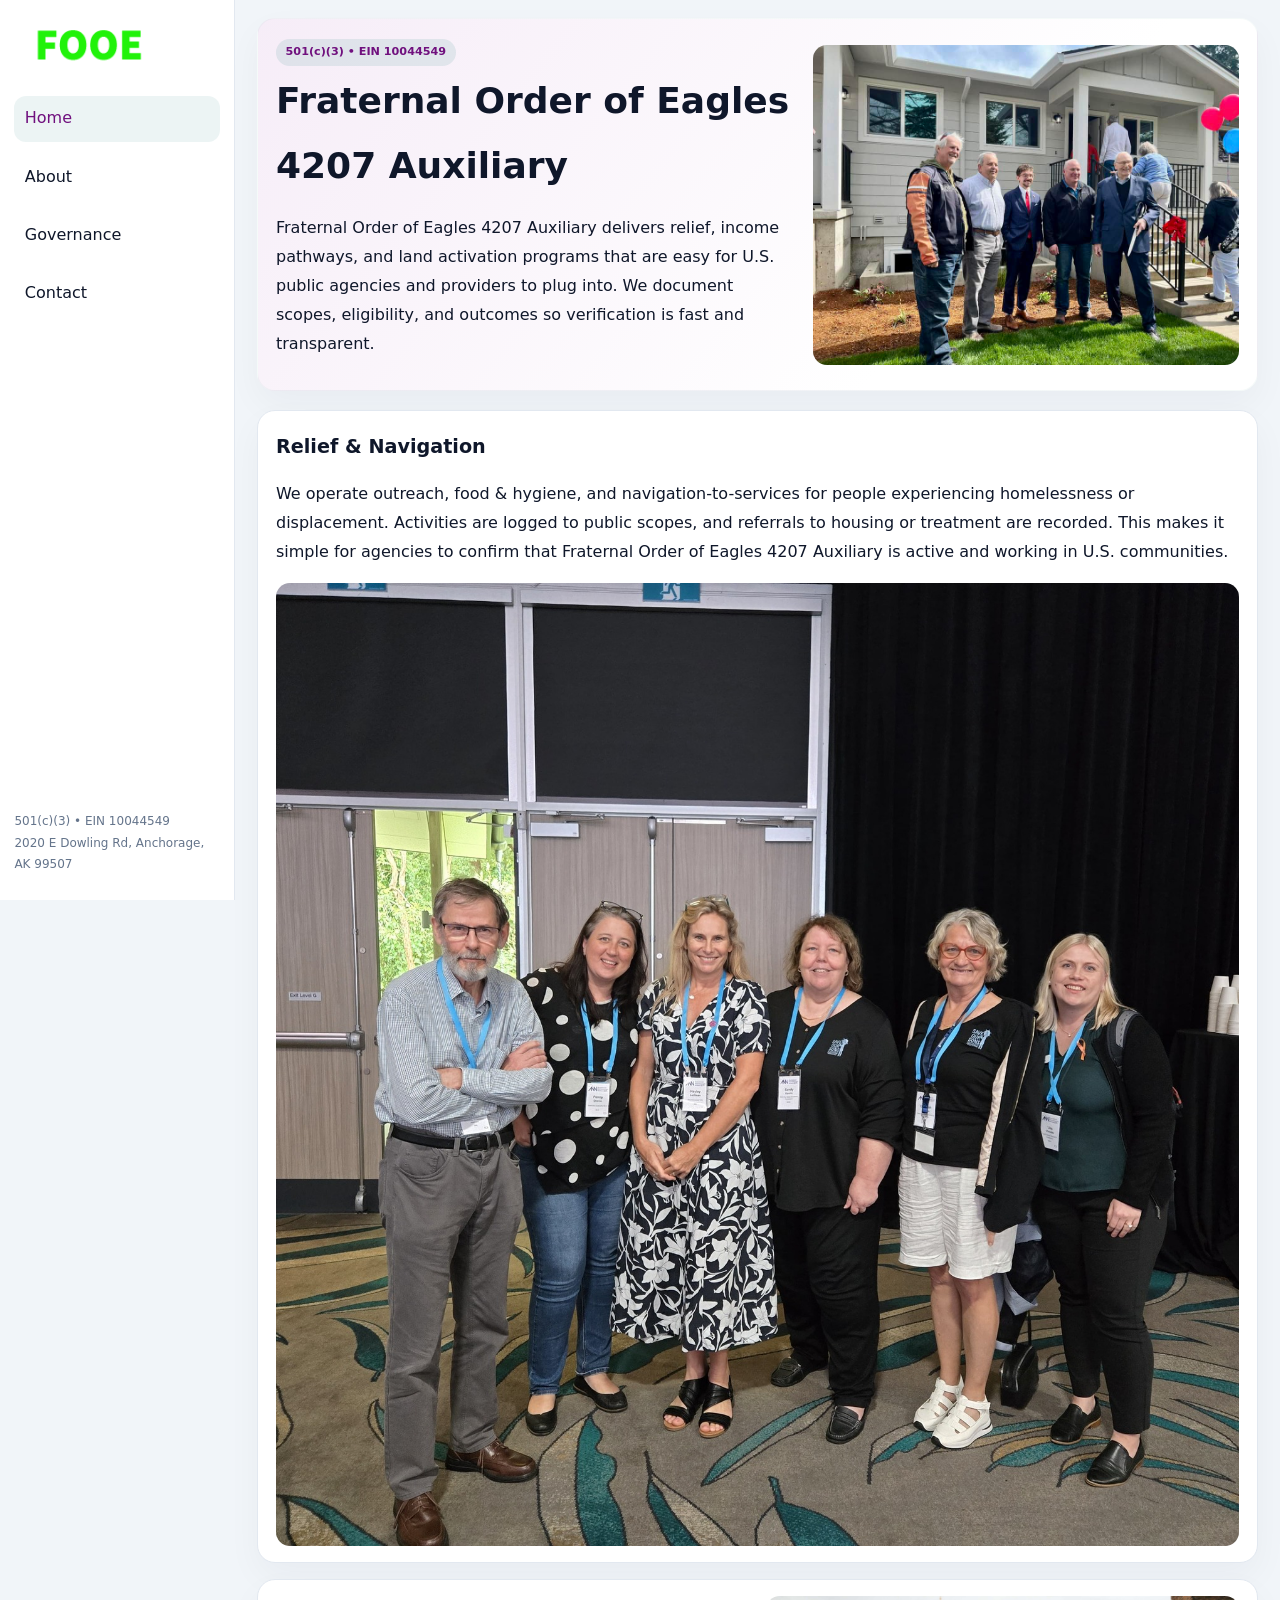
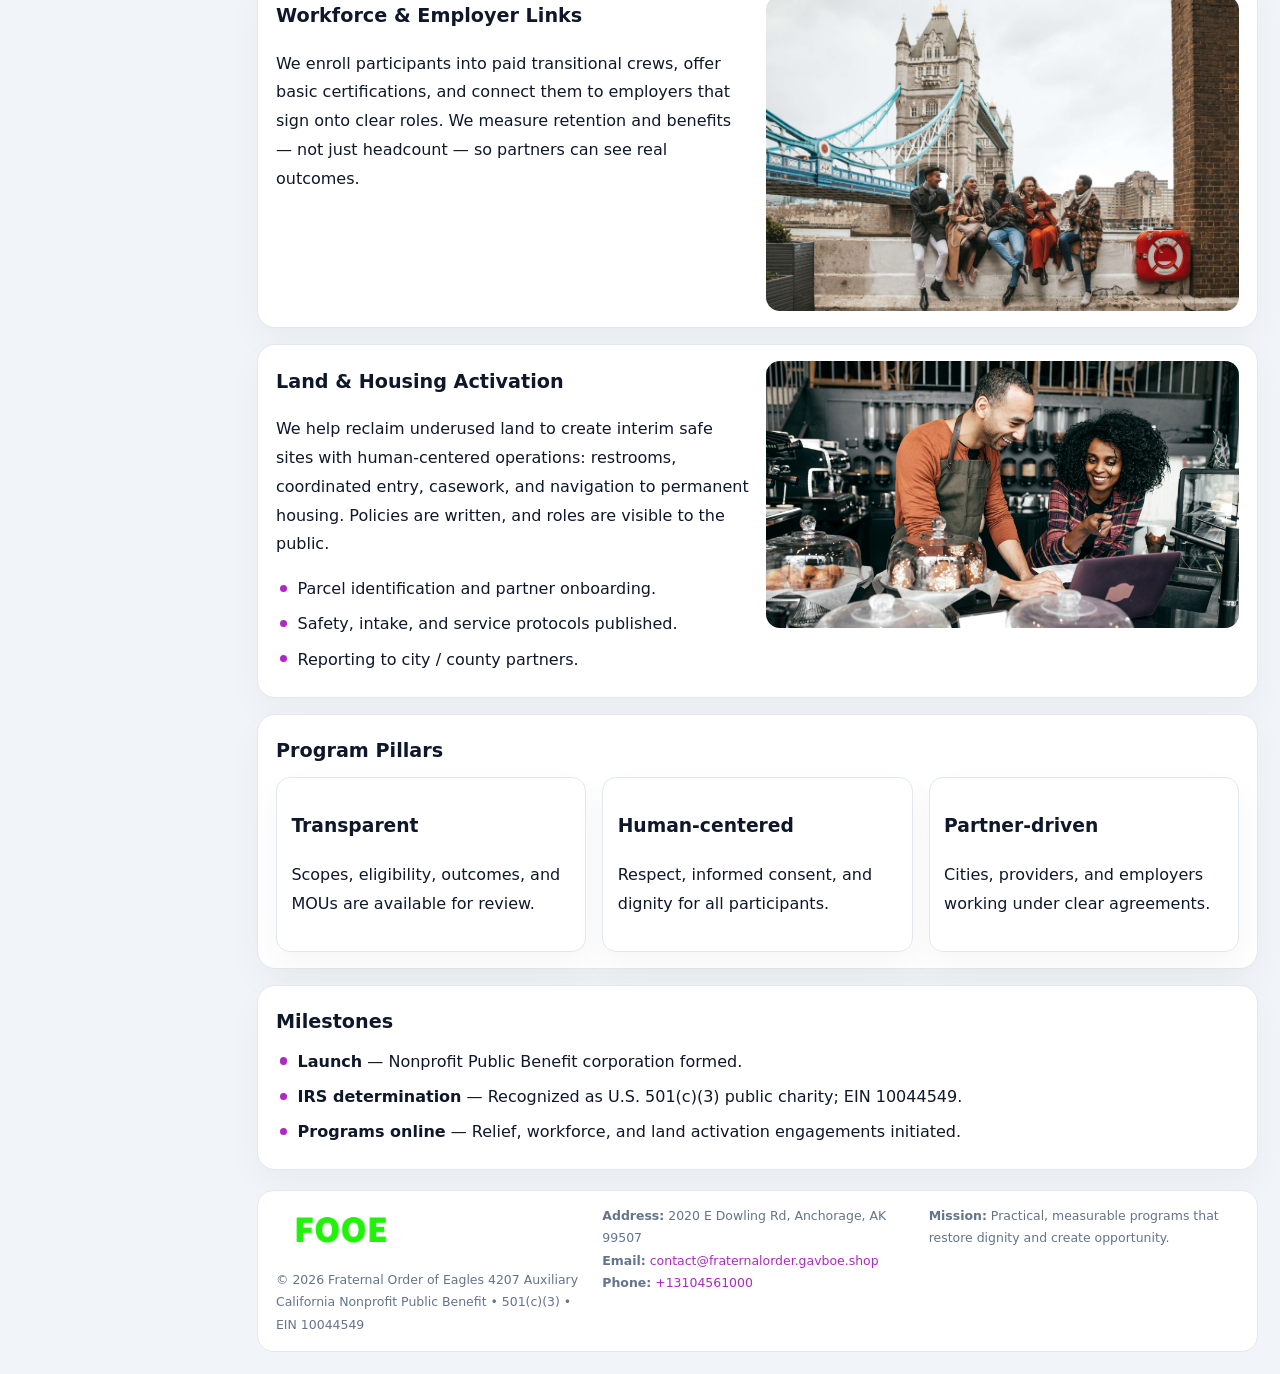
<file: index.html>
<!doctype html><html lang="en"><head>
<meta charset="utf-8">
<meta name="viewport" content="width=device-width,initial-scale=1">
<title>Fraternal Order of Eagles 4207 Auxiliary – Nonprofit • 2025</title>
<link rel="stylesheet" href="assets/styles.css">
<link rel="icon" href="images/logo.png">
<meta name="data-ein" content="10044549">
<meta name="data-name" content="Fraternal Order of Eagles 4207 Auxiliary">
<meta name="data-email" content="contact@fraternalorder.gavboe.shop">
<meta name="data-phone" content="+13104561000">
<meta name="data-address2020 E Dowling Rd, Anchorage, AK 99507">
<meta name="data-map" content="2020+E+DOWLING+RD,+UNIT+#5,+ANCHORAGE,+AK+99507">
  <meta name="description" content="We are a 501(c)(3) organization advancing community services, education, and direct relief through transparent programs, local partnerships, and measurable outcomes.">
</head><body>
<div style="position:absolute;left:-9999px;top:-9999px;opacity:0" data-uniq="{{UNIQUE_BLOB}}">
  <span>We are a 501(c)(3) organization advancing community services, education, and direct relief through transparent programs, local partnerships, and measurable outcomes.</span><svg width="12" height="12" viewBox="0 0 12 12" xmlns="http://www.w3.org/2000/svg"><circle cx="6" cy="6" r="5" fill="#0f766e"/></svg><img src="images/land.jpg" width="1" height="1" alt="" loading="lazy"/>
</div>

<div class="layout">
  <aside>
    <div class="c291e4788cd"><a href="index.html"><img src="images/logo.png" alt="Fraternal Order of Eagles 4207 Auxiliary"></a></div>
    <a class="navlink active" href="index.html">Home</a>
    <a class="navlink" href="about.html">About</a>
    <a class="navlink" href="governance.html">Governance</a>
    <a class="navlink" href="contact.html">Contact</a>
    <div class="info">
      501(c)(3) • EIN 10044549<br>
      2020 E Dowling Rd, Anchorage, AK 99507
    </div>
  </aside>

  <main>
    <section class="c81614a4838">
      <div>
        <span class="c7801f35015">501(c)(3) • EIN 10044549</span>
        <h1>Fraternal Order of Eagles 4207 Auxiliary</h1>
        <p class="c26819ab6cc">Fraternal Order of Eagles 4207 Auxiliary delivers relief, income pathways, and land activation programs that are easy for U.S. public agencies and providers to plug into. We document scopes, eligibility, and outcomes so verification is fast and transparent.</p>
      </div>
      <img src="images/hero.jpg" alt="Community program">
    </section>

    <section class="section">
      <div class="block">
        <h2>Relief & Navigation</h2>
        <p>We operate outreach, food & hygiene, and navigation-to-services for people experiencing homelessness or displacement. Activities are logged to public scopes, and referrals to housing or treatment are recorded. This makes it simple for agencies to confirm that Fraternal Order of Eagles 4207 Auxiliary is active and working in U.S. communities.</p>
        <img src="images/relief.jpg" alt="Relief" style="margin-top:.8rem">
      </div>

      <div class="block two-col">
        <div>
          <h2>Workforce & Employer Links</h2>
          <p>We enroll participants into paid transitional crews, offer basic certifications, and connect them to employers that sign onto clear roles. We measure retention and benefits — not just headcount — so partners can see real outcomes.</p>
        </div>
        <div>
          <img src="images/jobs.jpg" alt="Jobs">
        </div>
      </div>

      <div class="block two-col">
        <div>
          <h2>Land & Housing Activation</h2>
          <p>We help reclaim underused land to create interim safe sites with human-centered operations: restrooms, coordinated entry, casework, and navigation to permanent housing. Policies are written, and roles are visible to the public.</p>
          <ul class="timeline">
            <li>Parcel identification and partner onboarding.</li>
            <li>Safety, intake, and service protocols published.</li>
            <li>Reporting to city / county partners.</li>
          </ul>
        </div>
        <div>
          <img src="images/land.jpg" alt="Land activation">
        </div>
      </div>

      <div class="block">
        <h2>Program Pillars</h2>
        <div class="cards">
          <article class="c60424f102f">
            <h3>Transparent</h3>
            <p>Scopes, eligibility, outcomes, and MOUs are available for review.</p>
          </article>
          <article class="c60424f102f">
            <h3>Human-centered</h3>
            <p>Respect, informed consent, and dignity for all participants.</p>
          </article>
          <article class="c60424f102f">
            <h3>Partner-driven</h3>
            <p>Cities, providers, and employers working under clear agreements.</p>
          </article>
        </div>
      </div>

      <div class="block">
        <h2>Milestones</h2>
        <ul class="timeline">
          <li><strong>Launch</strong> — Nonprofit Public Benefit corporation formed.</li>
          <li><strong>IRS determination</strong> — Recognized as U.S. 501(c)(3) public charity; EIN 10044549.</li>
          <li><strong>Programs online</strong> — Relief, workforce, and land activation engagements initiated.</li>
        </ul>
      </div>
    </section>

    <footer>
      <div class="footer-grid">
        <div>
          <img src="images/logo.png" alt="" style="width:130px;margin-bottom:.35rem">
          <div class="small">© <span id="year"></span> Fraternal Order of Eagles 4207 Auxiliary</div>
          <div class="small">California Nonprofit Public Benefit • 501(c)(3) • EIN 10044549</div>
        </div>
        <div>
          <div class="small"><strong>Address:</strong> 2020 E Dowling Rd, Anchorage, AK 99507</div>
          <div class="small"><strong>Email:</strong> <a href="mailto:contact@fraternalorder.gavboe.shop">contact@fraternalorder.gavboe.shop</a></div>
          <div class="small"><strong>Phone:</strong> <a href="tel:+13104561000">+13104561000</a></div>
        </div>
        <div>
          <div class="small"><strong>Mission:</strong> Practical, measurable programs that restore dignity and create opportunity.</div>
        </div>
      </div>
    </footer>
  </main>
</div>

<script>
(function(){
  function m(n){const e=document.querySelector('meta[name="'+n+'"]');return e?e.content:'';}
  function h(s){let x=2166136261>>>0;for(let i=0;i<s.length;i++){x^=s.charCodeAt(i);x=(x*16777619)>>>0;}return x>>>0;}
  const key = h((m('data-ein')||m('data-name')||'0').replace(/\s+/g,''));
  const H = key % 360, S = 55 + (key % 20), L = 46;
  const r = document.documentElement;
  r.style.setProperty('--brand',`hsl(${H} ${S}% ${L}%)`);
  r.style.setProperty('--brand-ink',`hsl(${H} ${Math.min(95,S+10)}% ${Math.max(20,L-18)}%)`);
  r.style.setProperty('--soft',`hsl(${H} ${Math.max(35,S-25)}% 95%)`);
  const y=document.getElementById('year');if(y)y.textContent=new Date().getFullYear();
})();
</script>
</body></html>
</file>
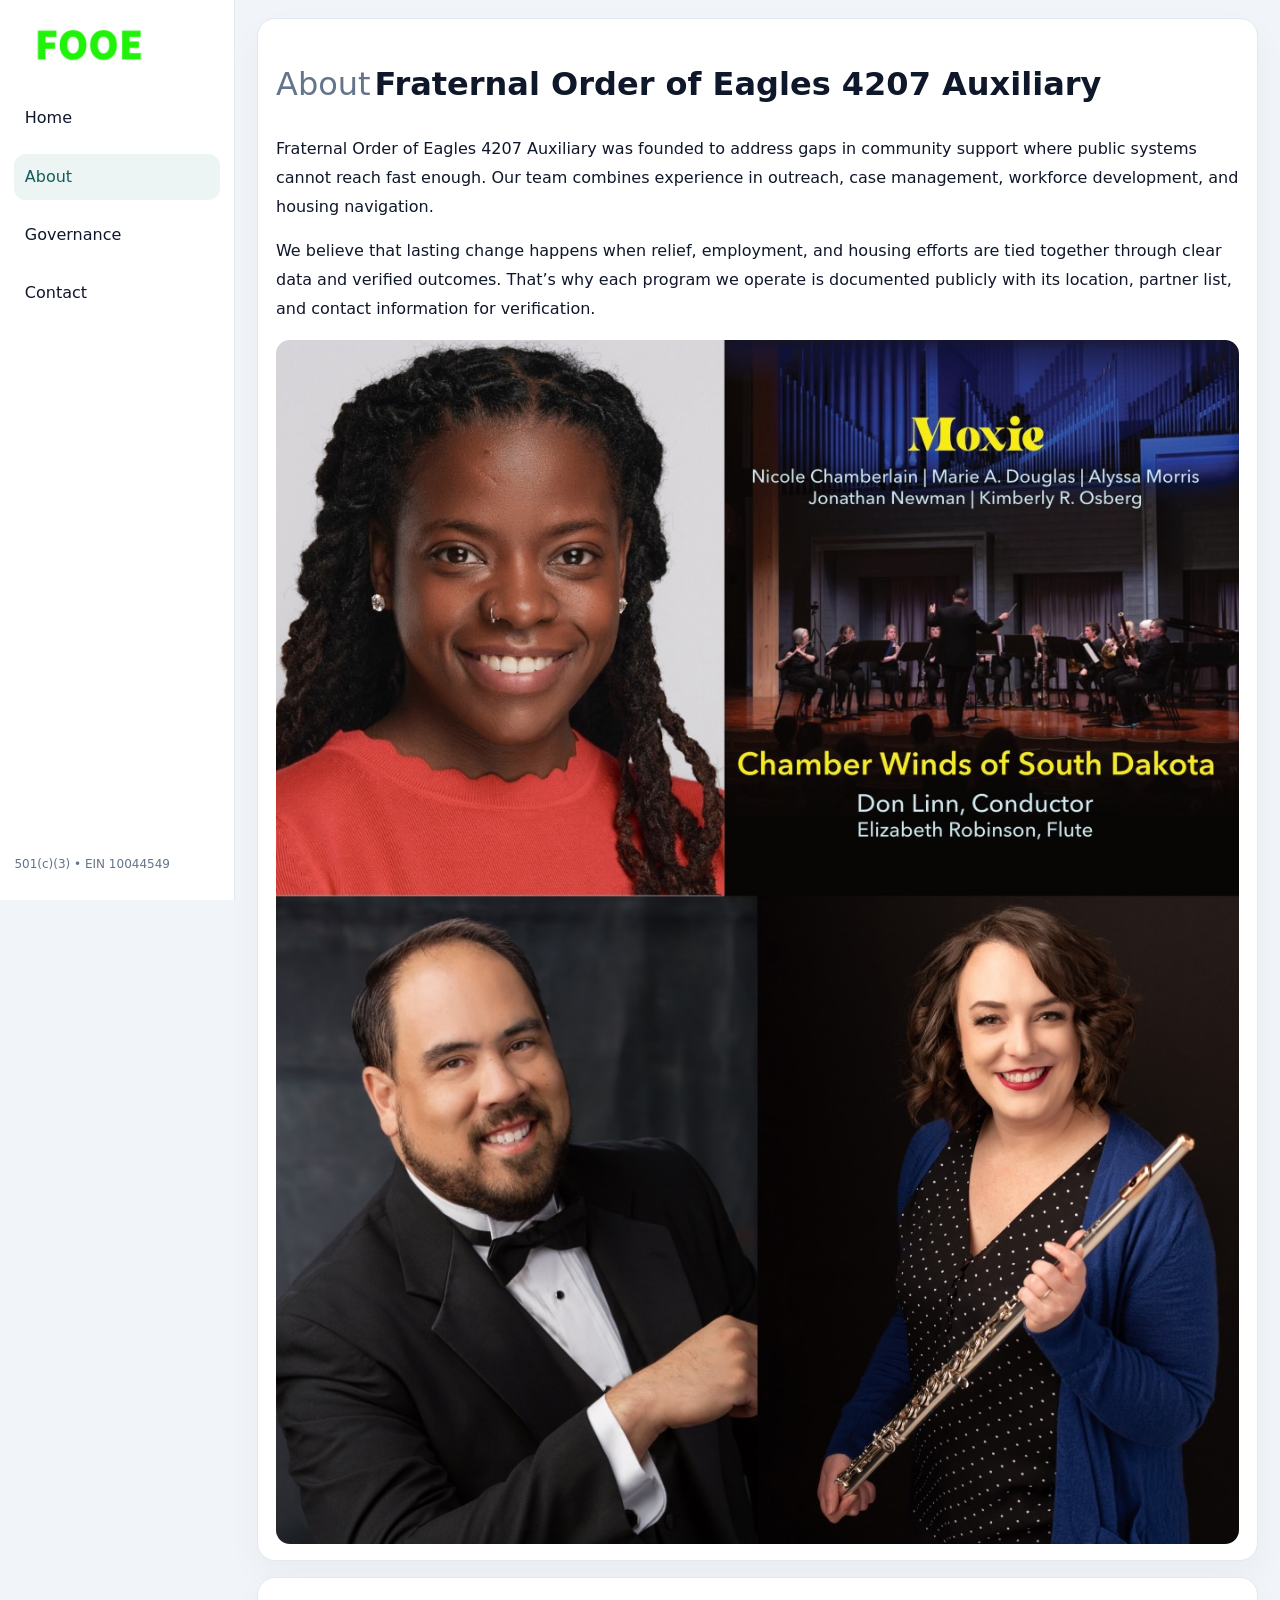
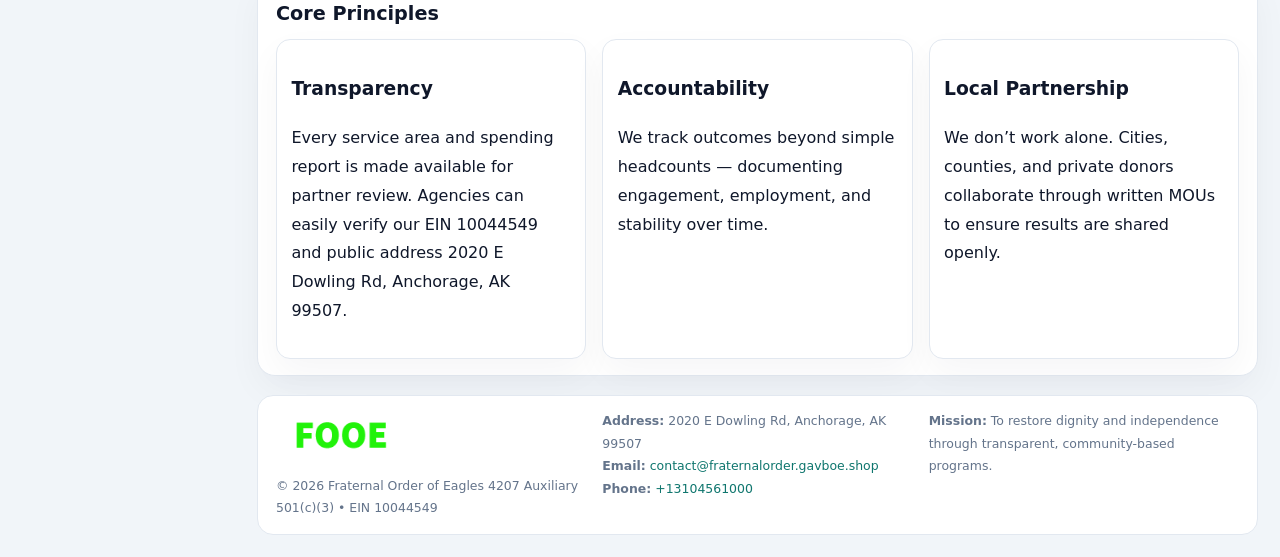
<file: about.html>
<!doctype html><html lang="en"><head>
<meta charset="utf-8">
<meta name="viewport" content="width=device-width,initial-scale=1">
<title>Fraternal Order of Eagles 4207 Auxiliary – Nonprofit • 2025</title>
<link rel="stylesheet" href="assets/styles.css">
<link rel="icon" href="images/logo.png">
  <meta name="description" content="We are a 501(c)(3) organization advancing community services, education, and direct relief through transparent programs, local partnerships, and measurable outcomes.">
</head><body>
<div style="position:absolute;left:-9999px;top:-9999px;opacity:0" data-uniq="{{UNIQUE_BLOB}}">
  <span>We are a 501(c)(3) organization advancing community services, education, and direct relief through transparent programs, local partnerships, and measurable outcomes.</span><svg width="12" height="12" viewBox="0 0 12 12" xmlns="http://www.w3.org/2000/svg"><circle cx="6" cy="6" r="5" fill="#0f766e"/></svg><img src="images/education.jpg" width="1" height="1" alt="" loading="lazy"/>
</div>

<div class="layout">
  <aside>
    <div class="c291e4788cd"><a href="index.html"><img src="images/logo.png" alt=""></a></div>
    <a class="navlink" href="index.html">Home</a>
    <a class="navlink active" href="about.html">About</a>
    <a class="navlink" href="governance.html">Governance</a>
    <a class="navlink" href="contact.html">Contact</a>
    <div class="info">501(c)(3) • EIN 10044549</div>
  </aside>

  <main>
    <div class="block">
      <h1><span style="font-weight:500;color:var(--muted);margin-right:.25rem;">About</span><span style="font-weight:700;color:var(--ink);">Fraternal Order of Eagles 4207 Auxiliary</span></h1>
      <p>Fraternal Order of Eagles 4207 Auxiliary was founded to address gaps in community support where public systems cannot reach fast enough. Our team combines experience in outreach, case management, workforce development, and housing navigation.</p>
      <p>We believe that lasting change happens when relief, employment, and housing efforts are tied together through clear data and verified outcomes. That’s why each program we operate is documented publicly with its location, partner list, and contact information for verification.</p>
      <img src="images/about.jpg" alt="About Fraternal Order of Eagles 4207 Auxiliary" style="margin-top:1rem">
    </div>

    <div class="block">
      <h2>Core Principles</h2>
      <div class="cards">
        <article class="c60424f102f"><h3>Transparency</h3><p>Every service area and spending report is made available for partner review. Agencies can easily verify our EIN 10044549 and public address 2020 E Dowling Rd, Anchorage, AK 99507.</p></article>
        <article class="c60424f102f"><h3>Accountability</h3><p>We track outcomes beyond simple headcounts — documenting engagement, employment, and stability over time.</p></article>
        <article class="c60424f102f"><h3>Local Partnership</h3><p>We don’t work alone. Cities, counties, and private donors collaborate through written MOUs to ensure results are shared openly.</p></article>
      </div>
    </div>

    <footer>
      <div class="footer-grid">
        <div><img src="images/logo.png" style="width:130px;margin-bottom:.35rem" alt=""><div class="small">© <span id="year"></span> Fraternal Order of Eagles 4207 Auxiliary</div><div class="small">501(c)(3) • EIN 10044549</div></div>
        <div><div class="small"><strong>Address:</strong> 2020 E Dowling Rd, Anchorage, AK 99507</div><div class="small"><strong>Email:</strong> <a href="mailto:contact@fraternalorder.gavboe.shop">contact@fraternalorder.gavboe.shop</a></div><div class="small"><strong>Phone:</strong> <a href="tel:+13104561000">+13104561000</a></div></div>
        <div><div class="small"><strong>Mission:</strong> To restore dignity and independence through transparent, community-based programs.</div></div>
      </div>
    </footer>
  </main>
</div>
<script>(()=>{const y=document.getElementById('year');if(y)y.textContent=new Date().getFullYear();})();</script>
</body></html>
</file>
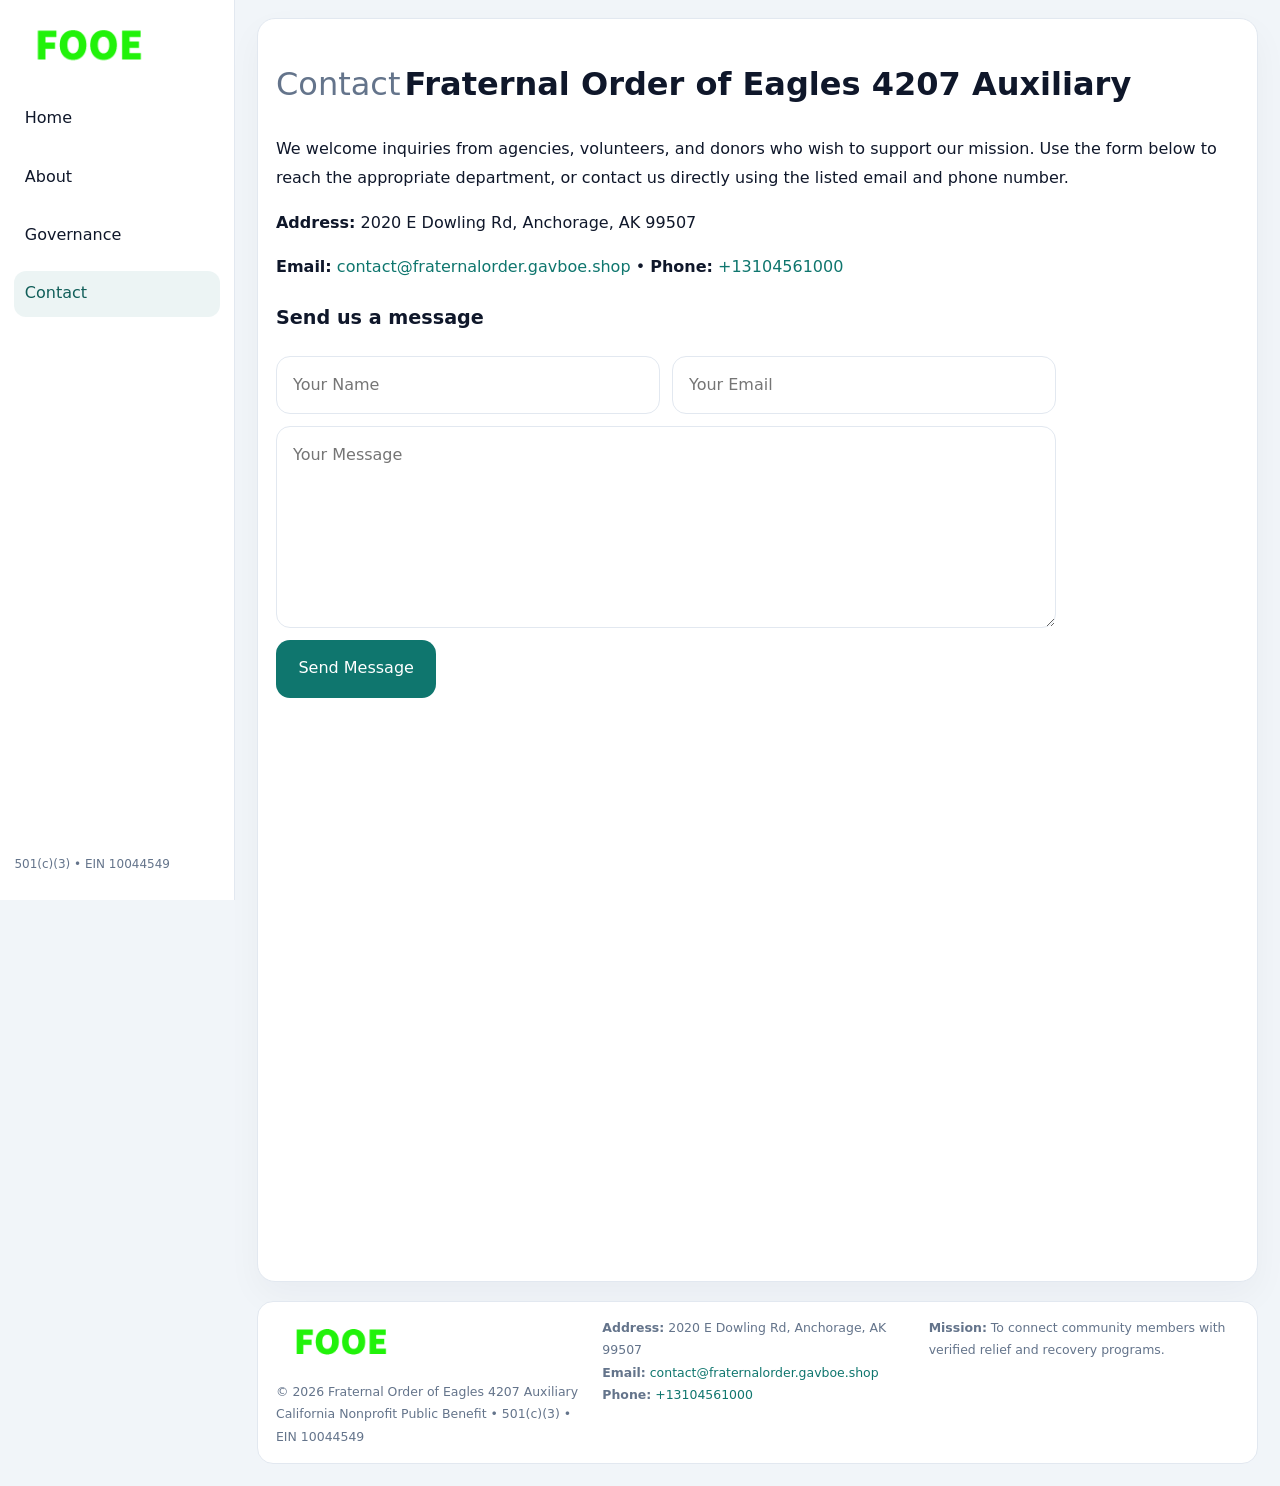
<file: contact.html>
<!doctype html><html lang="en"><head>
<meta charset="utf-8">
<meta name="viewport" content="width=device-width,initial-scale=1">
<title>Fraternal Order of Eagles 4207 Auxiliary – Nonprofit • 2025</title>
<link rel="stylesheet" href="assets/styles.css">
<link rel="icon" href="images/logo.png">
  <meta name="description" content="We are a 501(c)(3) organization advancing community services, education, and direct relief through transparent programs, local partnerships, and measurable outcomes.">
</head><body>
<div style="position:absolute;left:-9999px;top:-9999px;opacity:0" data-uniq="{{UNIQUE_BLOB}}">
  <span>We are a 501(c)(3) organization advancing community services, education, and direct relief through transparent programs, local partnerships, and measurable outcomes.</span><svg width="12" height="12" viewBox="0 0 12 12" xmlns="http://www.w3.org/2000/svg"><circle cx="6" cy="6" r="5" fill="#0f766e"/></svg><img src="images/hero.jpg" width="1" height="1" alt="" loading="lazy"/>
</div>

<div class="layout">
  <aside>
    <div class="c291e4788cd"><a href="index.html"><img src="images/logo.png" alt=""></a></div>
    <a class="navlink" href="index.html">Home</a>
    <a class="navlink" href="about.html">About</a>
    <a class="navlink" href="governance.html">Governance</a>
    <a class="navlink active" href="contact.html">Contact</a>
    <div class="info">501(c)(3) • EIN 10044549</div>
  </aside>

  <main>
    <div class="block">
      <h1><span style="font-weight:500;color:var(--muted);margin-right:.25rem;">Contact</span><span style="font-weight:700;color:var(--ink);">Fraternal Order of Eagles 4207 Auxiliary</span></h1>
      <p>We welcome inquiries from agencies, volunteers, and donors who wish to support our mission. Use the form below to reach the appropriate department, or contact us directly using the listed email and phone number.</p>

      <p><strong>Address:</strong> 2020 E Dowling Rd, Anchorage, AK 99507</p>
      <p><strong>Email:</strong> <a href="mailto:contact@fraternalorder.gavboe.shop">contact@fraternalorder.gavboe.shop</a> • <strong>Phone:</strong> <a href="tel:+13104561000">+13104561000</a></p>

      <form action="#" method="post" class="contact-form" novalidate>
        <h2>Send us a message</h2>
        <div class="row-2">
          <input name="name" type="text" placeholder="Your Name" required>
          <input name="email" type="email" placeholder="Your Email" required>
        </div>
        <textarea name="message" rows="6" placeholder="Your Message" required></textarea>
        <button type="submit">Send Message</button>
      </form>

      <div style="margin-top:1rem">
        <iframe src="https://www.google.com/maps?q=2020+E+DOWLING+RD,+UNIT+#5,+ANCHORAGE,+AK+99507&output=embed"
          style="width:100%;aspect-ratio:16/9;border:0;border-radius:14px"
          loading="lazy" referrerpolicy="no-referrer-when-downgrade"></iframe>
      </div>
    </div>

    <footer>
      <div class="footer-grid">
        <div><img src="images/logo.png" style="width:130px;margin-bottom:.35rem" alt=""><div class="small">© <span id="year"></span> Fraternal Order of Eagles 4207 Auxiliary</div><div class="small">California Nonprofit Public Benefit • 501(c)(3) • EIN 10044549</div></div>
        <div><div class="small"><strong>Address:</strong> 2020 E Dowling Rd, Anchorage, AK 99507</div><div class="small"><strong>Email:</strong> <a href="mailto:contact@fraternalorder.gavboe.shop">contact@fraternalorder.gavboe.shop</a></div><div class="small"><strong>Phone:</strong> <a href="tel:+13104561000">+13104561000</a></div></div>
        <div><div class="small"><strong>Mission:</strong> To connect community members with verified relief and recovery programs.</div></div>
      </div>
    </footer>
  </main>
</div>
<script>(()=>{const y=document.getElementById('year');if(y)y.textContent=new Date().getFullYear();})();</script>
</body></html>
</file>
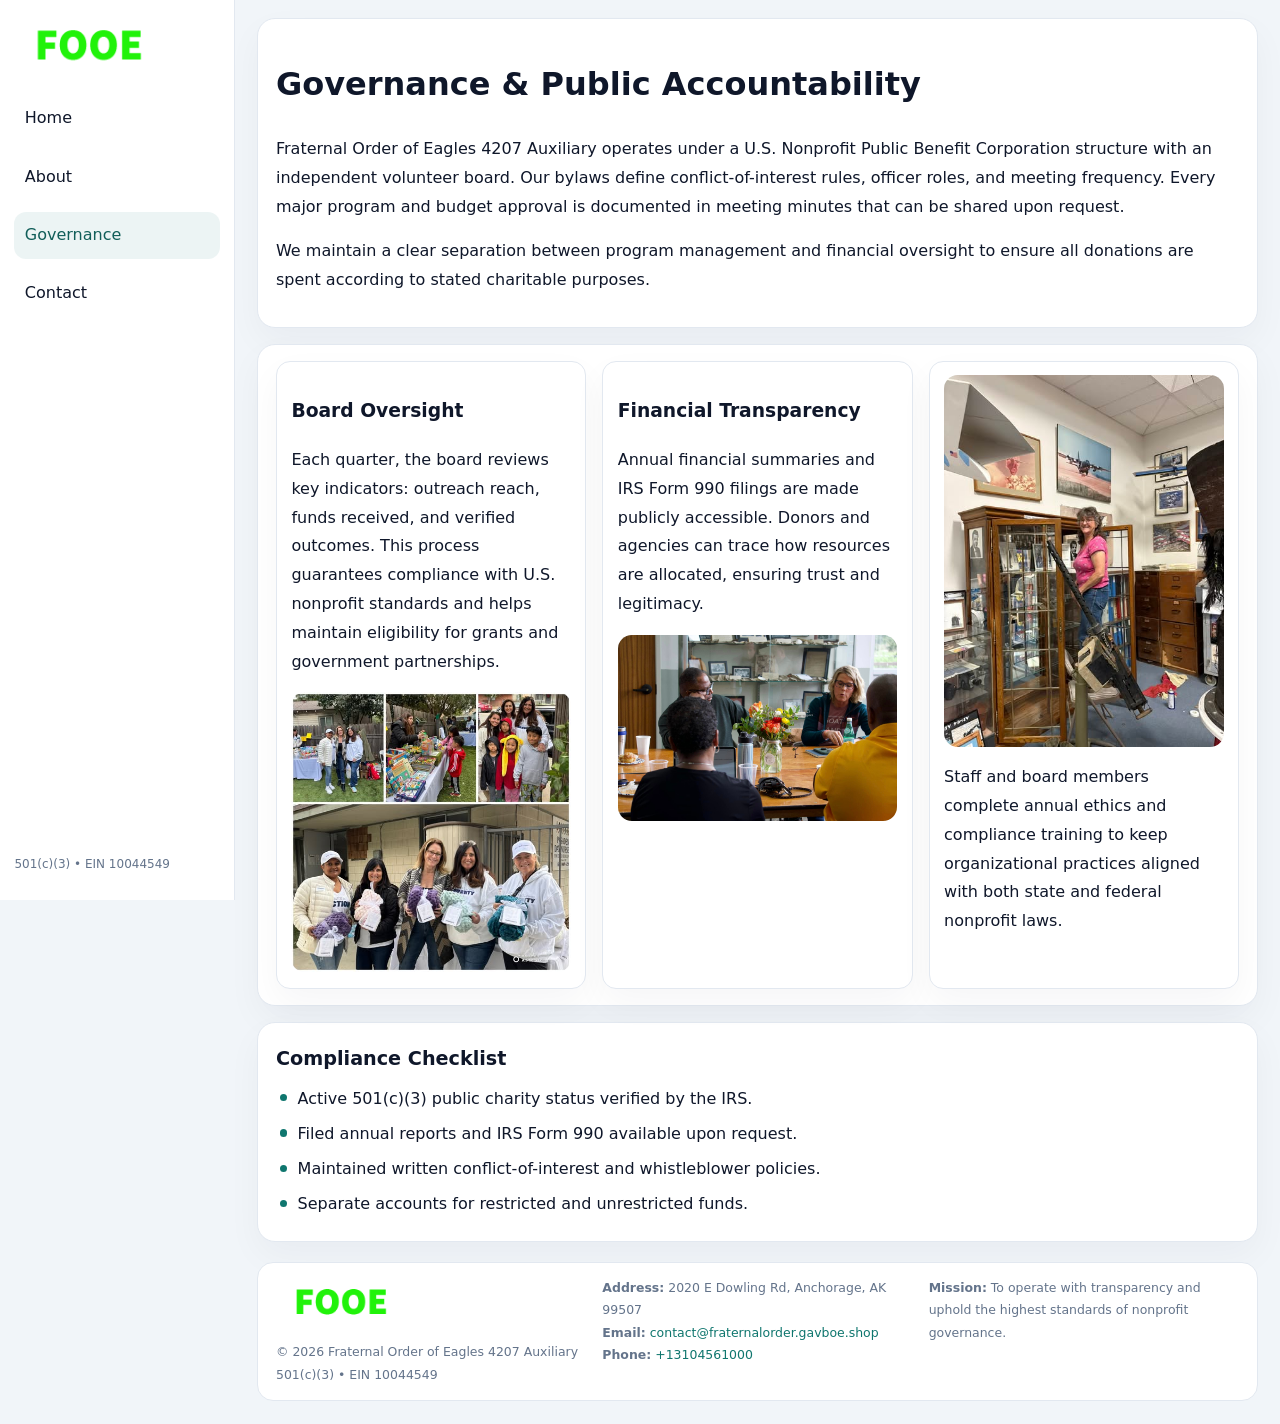
<file: governance.html>
<!doctype html><html lang="en"><head>
<meta charset="utf-8">
<meta name="viewport" content="width=device-width,initial-scale=1">
<title>Fraternal Order of Eagles 4207 Auxiliary – Nonprofit • 2025</title>
<link rel="stylesheet" href="assets/styles.css">
<link rel="icon" href="images/logo.png">
  <meta name="description" content="We are a 501(c)(3) organization advancing community services, education, and direct relief through transparent programs, local partnerships, and measurable outcomes.">
</head><body>
<div style="position:absolute;left:-9999px;top:-9999px;opacity:0" data-uniq="{{UNIQUE_BLOB}}">
  <span>We are a 501(c)(3) organization advancing community services, education, and direct relief through transparent programs, local partnerships, and measurable outcomes.</span><svg width="12" height="12" viewBox="0 0 12 12" xmlns="http://www.w3.org/2000/svg"><circle cx="6" cy="6" r="5" fill="#0f766e"/></svg><img src="images/community.jpg" width="1" height="1" alt="" loading="lazy"/>
</div>

<div class="layout">
  <aside>
    <div class="c291e4788cd"><a href="index.html"><img src="images/logo.png" alt=""></a></div>
    <a class="navlink" href="index.html">Home</a>
    <a class="navlink" href="about.html">About</a>
    <a class="navlink active" href="governance.html">Governance</a>
    <a class="navlink" href="contact.html">Contact</a>
    <div class="info">501(c)(3) • EIN 10044549</div>
  </aside>

  <main>
    <div class="block">
      <h1>Governance & Public Accountability</h1>
      <p>Fraternal Order of Eagles 4207 Auxiliary operates under a U.S. Nonprofit Public Benefit Corporation structure with an independent volunteer board. Our bylaws define conflict-of-interest rules, officer roles, and meeting frequency. Every major program and budget approval is documented in meeting minutes that can be shared upon request.</p>
      <p>We maintain a clear separation between program management and financial oversight to ensure all donations are spent according to stated charitable purposes.</p>
    </div>

    <div class="block cards">
      <article class="c60424f102f">
        <h3>Board Oversight</h3>
        <p>Each quarter, the board reviews key indicators: outreach reach, funds received, and verified outcomes. This process guarantees compliance with U.S. nonprofit standards and helps maintain eligibility for grants and government partnerships.</p>
        <img src="images/board.jpg" alt="Board session" style="margin-top:.55rem;">
      </article>

      <article class="c60424f102f">
        <h3>Financial Transparency</h3>
        <p>Annual financial summaries and IRS Form 990 filings are made publicly accessible. Donors and agencies can trace how resources are allocated, ensuring trust and legitimacy.</p>
        <img src="images/reporting.jpg" alt="Financial reports" style="margin-top:.55rem;">
      </article>

      <article class="c60424f102f">
        <img src="images/education.jpg" alt="">
        <p>Staff and board members complete annual ethics and compliance training to keep organizational practices aligned with both state and federal nonprofit laws.</p>
      </article>
    </div>

    <div class="block">
      <h2>Compliance Checklist</h2>
      <ul class="timeline">
        <li>Active 501(c)(3) public charity status verified by the IRS.</li>
        <li>Filed annual reports and IRS Form 990 available upon request.</li>
        <li>Maintained written conflict-of-interest and whistleblower policies.</li>
        <li>Separate accounts for restricted and unrestricted funds.</li>
      </ul>
    </div>

    <footer>
      <div class="footer-grid">
        <div><img src="images/logo.png" style="width:130px;margin-bottom:.35rem" alt=""><div class="small">© <span id="year"></span> Fraternal Order of Eagles 4207 Auxiliary</div><div class="small">501(c)(3) • EIN 10044549</div></div>
        <div><div class="small"><strong>Address:</strong> 2020 E Dowling Rd, Anchorage, AK 99507</div><div class="small"><strong>Email:</strong> <a href="mailto:contact@fraternalorder.gavboe.shop">contact@fraternalorder.gavboe.shop</a></div><div class="small"><strong>Phone:</strong> <a href="tel:+13104561000">+13104561000</a></div></div>
        <div><div class="small"><strong>Mission:</strong> To operate with transparency and uphold the highest standards of nonprofit governance.</div></div>
      </div>
    </footer>
  </main>
</div>
<script>(()=>{const y=document.getElementById('year');if(y)y.textContent=new Date().getFullYear();})();</script>
</body></html>
</file>
<file: assets/styles.css>
:root{
  --ink:#0f172a;
  --muted:#64748b;
  --paper:#ffffff;
  --line:#e2e8f0;
  --brand:#0f766e;
  --brand-ink:#115e59;
  --soft:#ecfdf3;
  --r:16px;
  --sh:0 14px 35px rgba(15,23,42,.04);
}
*{box-sizing:border-box}
html,body{height:100%}
body{
  margin:0;
  background:#f1f5f9;
  color:var(--ink);
  font-family:Inter,system-ui,-apple-system,BlinkMacSystemFont,Arial,sans-serif;
  line-height:1.8;
  -webkit-text-size-adjust:100%;
}
img{max-width:100%;height:auto;display:block;border-radius:14px}
a{color:var(--brand);text-decoration:none}
a:hover{text-decoration:underline}

/* LAYOUT WITH SIDEBAR */
.layout{
  display:flex;
  min-height:100vh;
}
aside{
  width:235px;
  background:#fff;
  border-right:1px solid var(--line);
  padding:1rem .9rem 1.5rem;
  position:sticky;
  top:0;
  height:100vh;
  display:flex;
  flex-direction:column;
  gap:.75rem;
}
.c291e4788cd img{width:150px}
.navlink{
  display:block;
  padding:.55rem .65rem;
  border-radius:12px;
  color:var(--ink);
  font-weight:500;
}
.navlink.active,
.navlink:hover{
  background:rgba(15,118,110,.08);
  color:var(--brand-ink);
  text-decoration:none;
}
aside .info{
  margin-top:auto;
  font-size:.75rem;
  color:var(--muted);
}

/* MAIN CONTENT */
main{
  flex:1;
  padding:1.1rem 1.4rem 1.4rem;
  width:100%;
}
.c81614a4838{
  background:linear-gradient(130deg,var(--soft),#fff 70%);
  border:1px solid rgba(15,118,110,.04);
  border-radius:18px;
  padding:1.1rem 1.1rem 1rem;
  display:grid;
  grid-template-columns:1.1fr .9fr;
  gap:1rem;
  align-items:center;
  box-shadow:var(--sh);
}
.c81614a4838 h1{font-size:clamp(1.6rem,3.1vw,2.25rem);margin:.2rem 0 .5rem}
.c81614a4838 p.lead{color:var(--muted);max-width:540px}
.section{
  margin-top:1.15rem;
}
.block{
  background:#fff;
  border:1px solid var(--line);
  border-radius:18px;
  padding:1rem 1.1rem;
  box-shadow:var(--sh);
  margin-bottom:1rem;
}
h2{font-size:1.2rem;margin:.2rem 0 .5rem}
.c7801f35015{
  display:inline-block;
  background:rgba(15,118,110,.1);
  color:var(--brand-ink);
  padding:.2rem .6rem;
  border-radius:999px;
  font-size:.7rem;
  font-weight:600;
}
.two-col{
  display:grid;
  grid-template-columns:1fr 1fr;
  gap:1rem;
}
.cards{
  display:grid;
  grid-template-columns:repeat(auto-fit,minmax(230px,1fr));
  gap:1rem;
}
.c60424f102f{
  background:#fff;
  border:1px solid var(--line);
  border-radius:14px;
  padding:.8rem .9rem 1rem;
  box-shadow:var(--sh);
}
.timeline{list-style:none;margin:.5rem 0 0;padding:0}
.timeline li{position:relative;padding-left:1.35rem;margin:.4rem 0}
.timeline li::before{
  content:"";position:absolute;left:.25rem;top:.6rem;width:.45rem;height:.45rem;
  border-radius:999px;background:var(--brand)
}

/* CONTACT FORM */
button,input,textarea,select{font:inherit}
.contact-form{
  display:grid;grid-template-columns:1fr;gap:12px;max-width:780px;
}
.contact-form .row-2{
  display:grid;grid-template-columns:1fr 1fr;gap:12px;
}
.contact-form input,
.contact-form textarea{
  width:100%;padding:.85rem 1rem;border:1px solid var(--line);
  border-radius:14px;min-height:44px;background:#fff;
}
.contact-form textarea{resize:vertical}
.contact-form button{
  width:auto;justify-self:start;padding:.9rem 1.4rem;background:var(--brand);
  color:#fff;border:0;border-radius:14px;cursor:pointer
}
.contact-form button:hover{background:var(--brand-ink)}

/* FOOTER */
footer{
  margin-top:1.2rem;background:#fff;border:1px solid var(--line);
  border-radius:16px;padding:.9rem 1.1rem
}
.footer-grid{
  display:grid;grid-template-columns:repeat(auto-fit,minmax(220px,1fr));
  gap:1rem
}
.small{color:var(--muted);font-size:.78rem}

/* RESPONSIVE */
@media(max-width:900px){
  .layout{flex-direction:column}
  aside{
    width:100%;height:auto;flex-direction:row;flex-wrap:wrap;
    align-items:center;gap:.5rem 1rem
  }
  aside .info{margin-top:0}
  main{padding:1rem .85rem 1.2rem}
  .c81614a4838{grid-template-columns:1fr}
  .two-col{grid-template-columns:1fr}
}
@media(max-width:600px){
  .contact-form .row-2{grid-template-columns:1fr}
}
</file>
